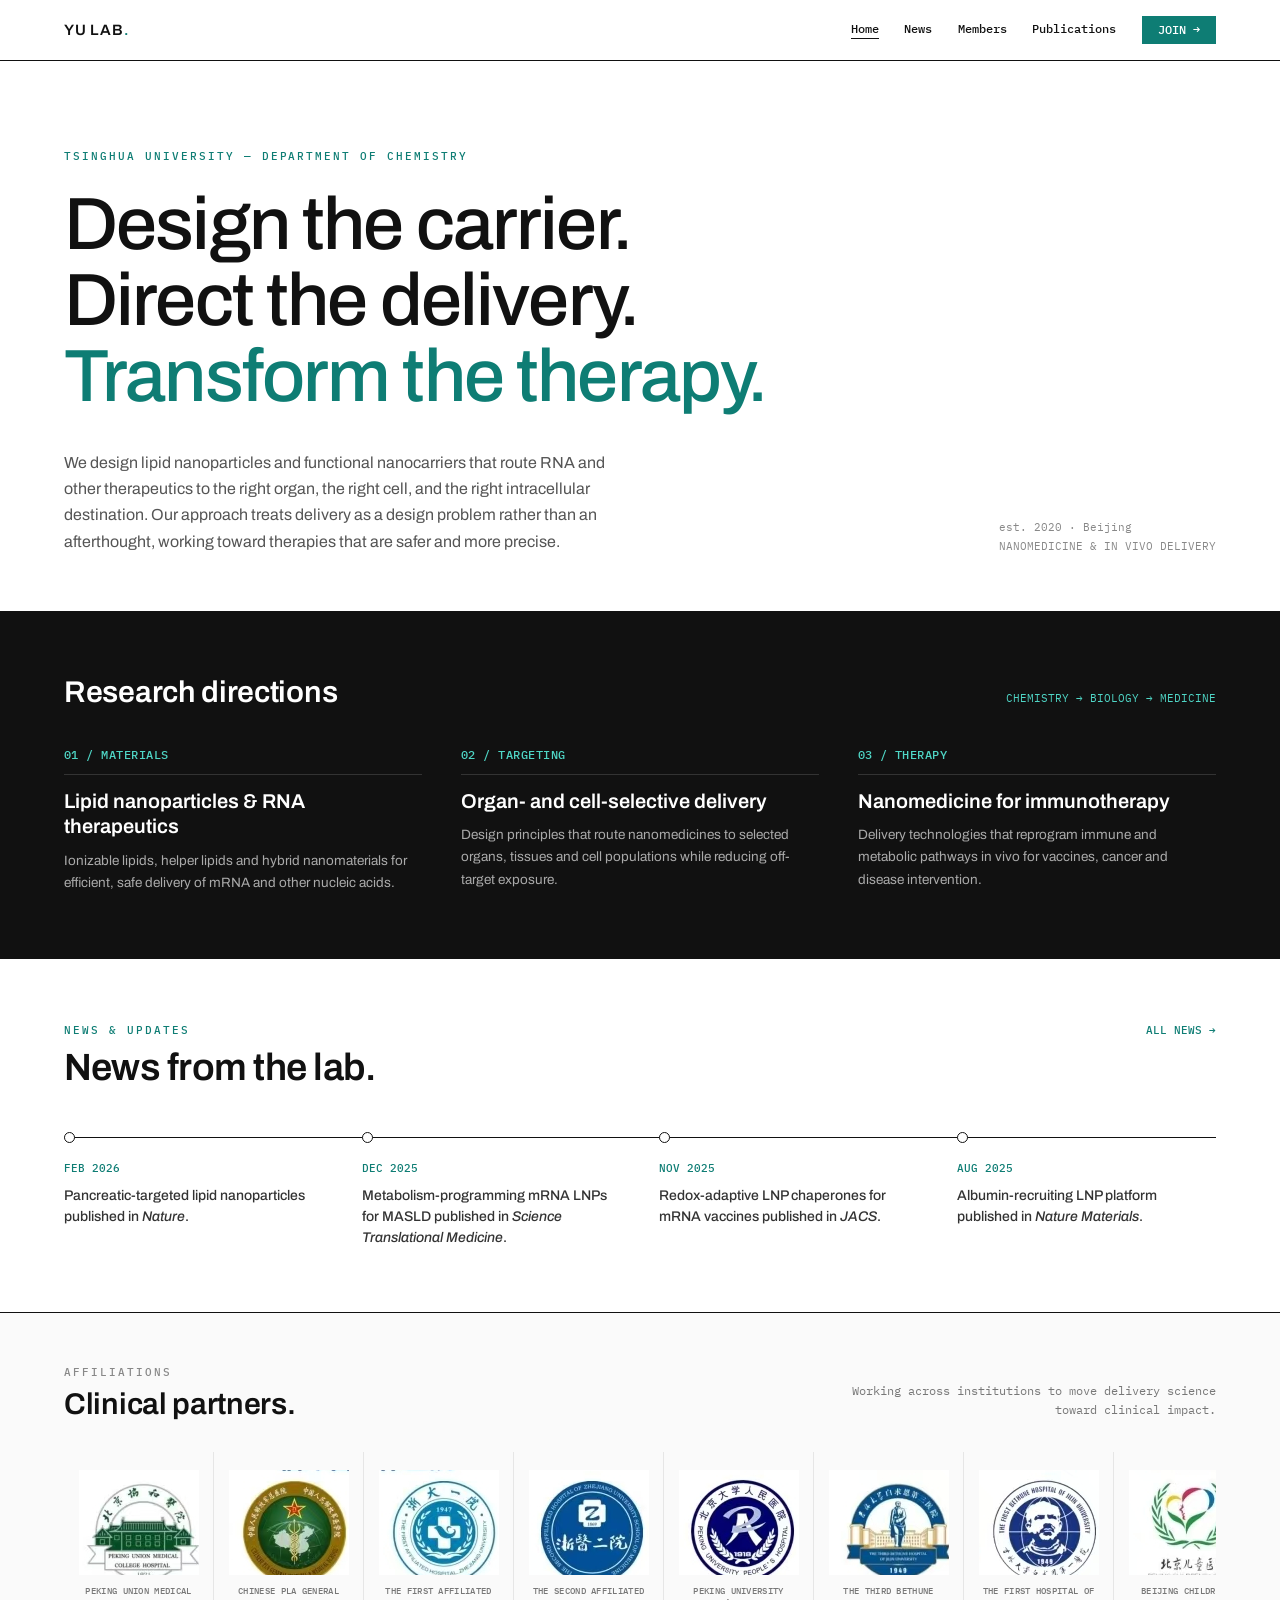
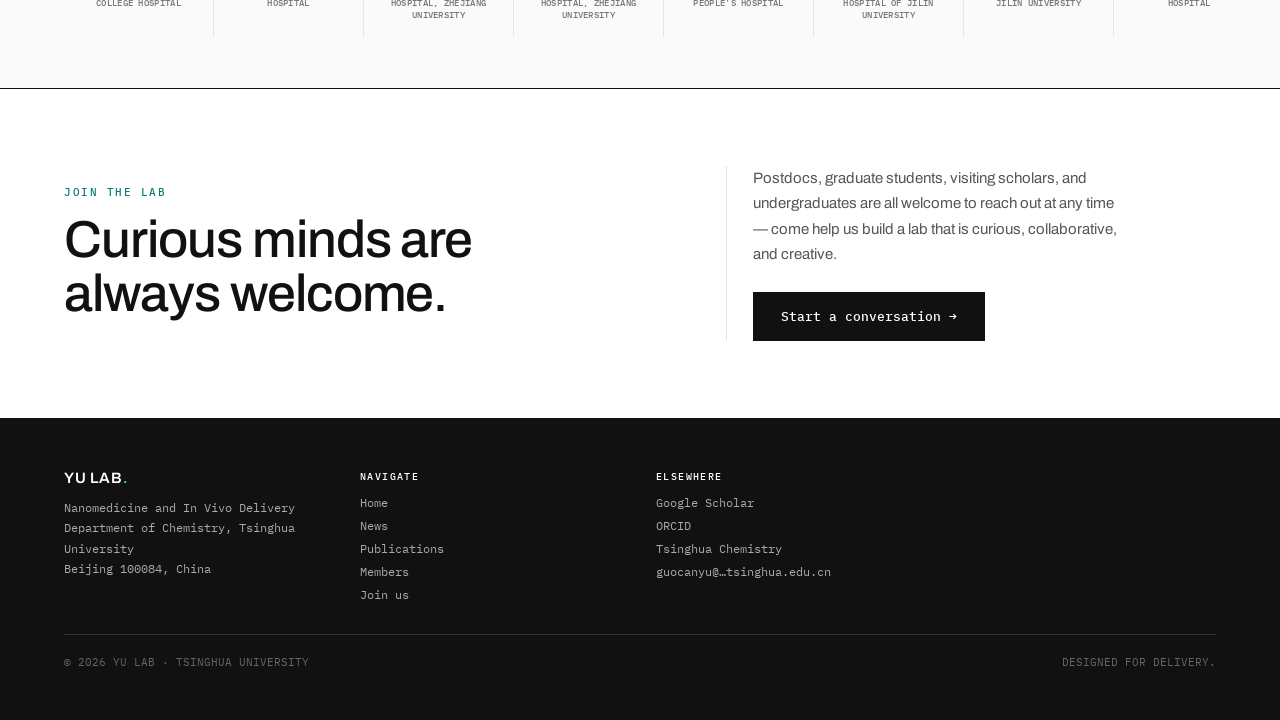
<file: index.html>
<!DOCTYPE html>
<html lang="en">
<head>
  <meta charset="utf-8">
  <meta name="viewport" content="width=device-width, initial-scale=1">
  <title>Yu Lab — Nanomedicine and In Vivo Delivery · Tsinghua University</title>
  <meta name="description" content="The Yu Lab at Tsinghua University develops lipid nanoparticles and functional nanocarriers for organ- and cell-selective delivery of RNA and other therapeutics.">
  <link rel="preconnect" href="https://fonts.googleapis.com">
  <link rel="preconnect" href="https://fonts.gstatic.com" crossorigin>
  <link href="https://fonts.googleapis.com/css2?family=Archivo:wght@400;500;600&family=IBM+Plex+Mono:wght@400;500&display=swap" rel="stylesheet">
  <link rel="stylesheet" href="styles.css">
</head>
<body>

  <!-- ===================== HEADER ===================== -->
  <header class="site-header">
    <a href="index.html" class="brand lk">YU LAB<span class="dot">.</span></a>
    <nav class="nav">
      <a href="index.html" class="active">Home</a>
      <a href="news.html">News</a>
      <a href="people.html">Members</a>
      <a href="publications.html">Publications</a>
      <a href="index.html#join" class="btn-join">JOIN &rarr;</a>
    </nav>
  </header>

  <main>
    <!-- hero -->
    <section class="hero">
      <div class="eyebrow" style="margin-bottom:24px">TSINGHUA UNIVERSITY — DEPARTMENT OF CHEMISTRY</div>
      <h1>Design the carrier.<br>Direct the delivery.<br><span class="accent">Transform the therapy.</span></h1>
      <div class="hero-sub">
        <p>We design lipid nanoparticles and functional nanocarriers that route RNA and other therapeutics to the right organ, the right cell, and the right intracellular destination. Our approach treats delivery as a design problem rather than an afterthought, working toward therapies that are safer and more precise.</p>
        <div class="hero-meta">est. 2020 · Beijing<br>NANOMEDICINE &amp; IN VIVO DELIVERY</div>
      </div>
    </section>

    <!-- research directions -->
    <section id="research" class="approach">
      <div class="row-head">
        <h2>Research directions</h2>
        <span class="mono-note">CHEMISTRY &rarr; BIOLOGY &rarr; MEDICINE</span>
      </div>
      <div class="grid-approach">
        <div class="appr">
          <div class="k">01 / MATERIALS</div>
          <div class="t">Lipid nanoparticles &amp; RNA therapeutics</div>
          <div class="d">Ionizable lipids, helper lipids and hybrid nanomaterials for efficient, safe delivery of mRNA and other nucleic acids.</div>
        </div>
        <div class="appr">
          <div class="k">02 / TARGETING</div>
          <div class="t">Organ- and cell-selective delivery</div>
          <div class="d">Design principles that route nanomedicines to selected organs, tissues and cell populations while reducing off-target exposure.</div>
        </div>
        <div class="appr">
          <div class="k">03 / THERAPY</div>
          <div class="t">Nanomedicine for immunotherapy</div>
          <div class="d">Delivery technologies that reprogram immune and metabolic pathways in vivo for vaccines, cancer and disease intervention.</div>
        </div>
      </div>
    </section>

    <!-- news timeline -->
    <section class="home-news" aria-labelledby="home-news-title">
      <div class="row-head home-news-head">
        <div>
          <div class="eyebrow">NEWS &amp; UPDATES</div>
          <h2 id="home-news-title">News from the lab.</h2>
        </div>
        <a href="news.html" class="link-full lk">ALL NEWS &rarr;</a>
      </div>
      <ol class="news-timeline">
        <li>
          <a href="news.html#nature-2026">
            <span class="timeline-dot" aria-hidden="true"></span>
            <time datetime="2026-02">FEB 2026</time>
            <p>Pancreatic-targeted lipid nanoparticles published in <em>Nature</em>.</p>
          </a>
        </li>
        <li>
          <a href="news.html#stm-2025">
            <span class="timeline-dot" aria-hidden="true"></span>
            <time datetime="2025-12">DEC 2025</time>
            <p>Metabolism-programming mRNA LNPs for MASLD published in <em>Science Translational Medicine</em>.</p>
          </a>
        </li>
        <li>
          <a href="news.html#jacs-2025">
            <span class="timeline-dot" aria-hidden="true"></span>
            <time datetime="2025-11">NOV 2025</time>
            <p>Redox-adaptive LNP chaperones for mRNA vaccines published in <em>JACS</em>.</p>
          </a>
        </li>
        <li>
          <a href="news.html#natmater-2025">
            <span class="timeline-dot" aria-hidden="true"></span>
            <time datetime="2025-08">AUG 2025</time>
            <p>Albumin-recruiting LNP platform published in <em>Nature Materials</em>.</p>
          </a>
        </li>
      </ol>
    </section>

    <!-- affiliations -->
    <section class="affiliations" aria-labelledby="affiliations-title">
      <div class="affiliations-head">
        <div>
          <div class="eyebrow">AFFILIATIONS</div>
          <h2 id="affiliations-title">Clinical partners.</h2>
        </div>
        <p>Working across institutions to move delivery science toward clinical impact.</p>
      </div>
      <div class="partner-strip" aria-label="Yu Lab clinical partner hospitals">
        <div class="partner">
          <span class="partner-mark partner-mark--1" aria-hidden="true"></span>
          <span class="partner-name">Peking Union Medical College Hospital</span>
        </div>
        <div class="partner">
          <span class="partner-mark partner-mark--2" aria-hidden="true"></span>
          <span class="partner-name">Chinese PLA General Hospital</span>
        </div>
        <div class="partner">
          <span class="partner-mark partner-mark--3" aria-hidden="true"></span>
          <span class="partner-name">The First Affiliated Hospital, Zhejiang University</span>
        </div>
        <div class="partner">
          <span class="partner-mark partner-mark--4" aria-hidden="true"></span>
          <span class="partner-name">The Second Affiliated Hospital, Zhejiang University</span>
        </div>
        <div class="partner">
          <span class="partner-mark partner-mark--5" aria-hidden="true"></span>
          <span class="partner-name">Peking University People&rsquo;s Hospital</span>
        </div>
        <div class="partner">
          <span class="partner-mark partner-mark--6" aria-hidden="true"></span>
          <span class="partner-name">The Third Bethune Hospital of Jilin University</span>
        </div>
        <div class="partner">
          <span class="partner-mark partner-mark--7" aria-hidden="true"></span>
          <span class="partner-name">The First Hospital of Jilin University</span>
        </div>
        <div class="partner">
          <span class="partner-mark partner-mark--8" aria-hidden="true"></span>
          <span class="partner-name">Beijing Children&rsquo;s Hospital</span>
        </div>
      </div>
    </section>

    <!-- join band -->
    <section id="join" class="join">
      <div>
        <div class="label">JOIN THE LAB</div>
        <h2>Curious minds are always welcome.</h2>
      </div>
      <div class="join-right">
        <p>Postdocs, graduate students, visiting scholars, and undergraduates are all welcome to reach out at any time — come help us build a lab that is curious, collaborative, and creative.</p>
        <a href="mailto:guocanyu@mail.tsinghua.edu.cn?subject=Yu%20Lab%20inquiry" class="cta">Start a conversation &rarr;</a>
      </div>
    </section>
  </main>

  <!-- ===================== FOOTER ===================== -->
  <footer class="site-footer">
    <div style="max-width:360px">
      <div class="f-brand">YU LAB<span class="dot">.</span></div>
      <div class="f-addr">Nanomedicine and In Vivo Delivery<br>Department of Chemistry, Tsinghua University<br>Beijing 100084, China</div>
    </div>
    <div>
      <div class="f-title">NAVIGATE</div>
      <div class="f-links">
        <a href="index.html" class="lk">Home</a>
        <a href="news.html" class="lk">News</a>
        <a href="publications.html" class="lk">Publications</a>
        <a href="people.html" class="lk">Members</a>
        <a href="index.html#join" class="lk">Join us</a>
      </div>
    </div>
    <div>
      <div class="f-title">ELSEWHERE</div>
      <div class="f-links">
        <a href="#" class="lk">Google Scholar</a>
        <a href="#" class="lk">ORCID</a>
        <a href="#" class="lk">Tsinghua Chemistry</a>
        <a href="mailto:guocanyu@mail.tsinghua.edu.cn" class="lk">guocanyu@&hellip;tsinghua.edu.cn</a>
      </div>
    </div>
    <div class="f-bottom">
      <span>© 2026 YU LAB · TSINGHUA UNIVERSITY</span>
      <span>DESIGNED FOR DELIVERY.</span>
    </div>
  </footer>

</body>
</html>
</file>
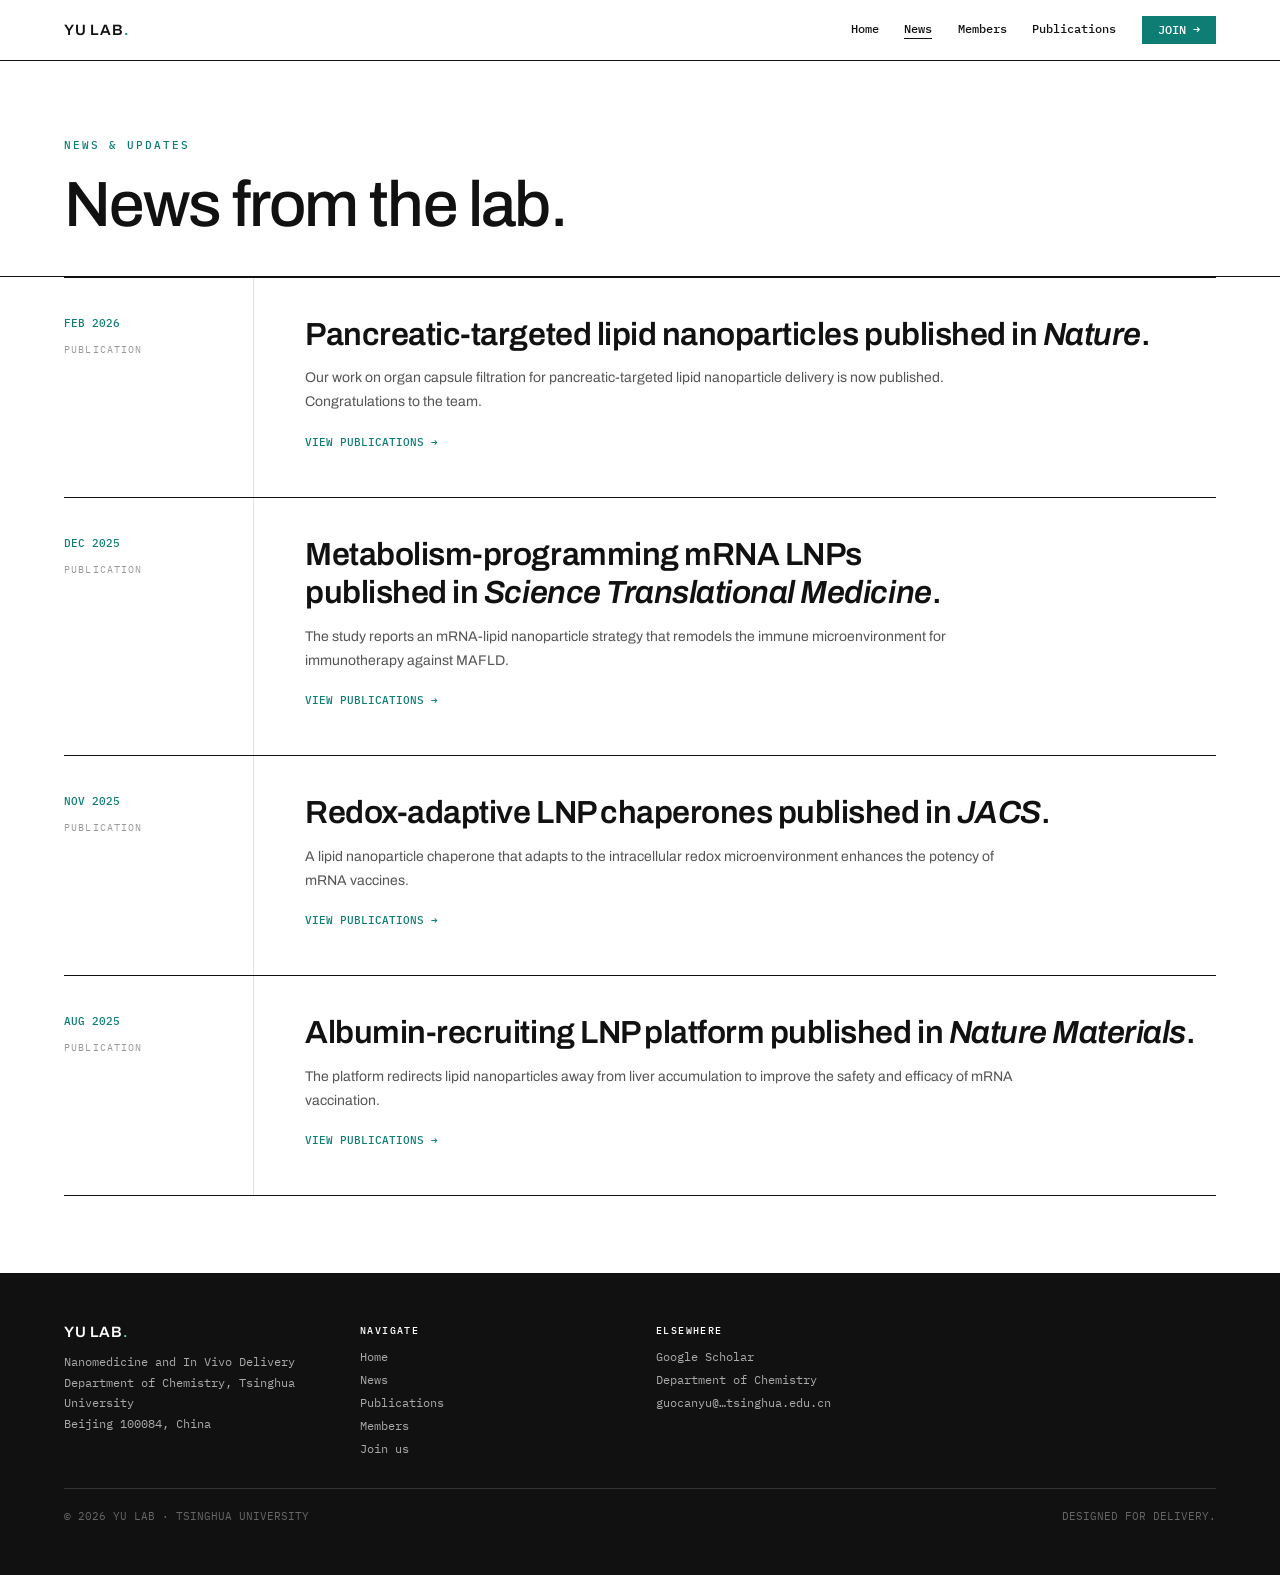
<file: news.html>
<!DOCTYPE html>
<html lang="en">
<head>
  <meta charset="utf-8">
  <meta name="viewport" content="width=device-width, initial-scale=1">
  <title>News — Yu Lab · Tsinghua University</title>
  <meta name="description" content="News, publications, and updates from the Yu Lab at Tsinghua University.">
  <link rel="preconnect" href="https://fonts.googleapis.com">
  <link rel="preconnect" href="https://fonts.gstatic.com" crossorigin>
  <link href="https://fonts.googleapis.com/css2?family=Archivo:wght@400;500;600&family=IBM+Plex+Mono:wght@400;500&display=swap" rel="stylesheet">
  <link rel="stylesheet" href="styles.css">
</head>
<body>

  <header class="site-header">
    <a href="index.html" class="brand lk">YU LAB<span class="dot">.</span></a>
    <nav class="nav">
      <a href="index.html">Home</a>
      <a href="news.html" class="active">News</a>
      <a href="people.html">Members</a>
      <a href="publications.html">Publications</a>
      <a href="index.html#join" class="btn-join">JOIN &rarr;</a>
    </nav>
  </header>

  <main>
    <section class="page-head">
      <div class="eyebrow">NEWS &amp; UPDATES</div>
      <h1>News from the lab.</h1>
    </section>

    <section class="news-archive" aria-label="Yu Lab news archive">
      <article class="news-entry" id="nature-2026">
        <div class="news-entry-meta">
          <time datetime="2026-02">FEB 2026</time>
          <span>PUBLICATION</span>
        </div>
        <div class="news-entry-body">
          <h2>Pancreatic-targeted lipid nanoparticles published in <em>Nature</em>.</h2>
          <p>Our work on organ capsule filtration for pancreatic-targeted lipid nanoparticle delivery is now published. Congratulations to the team.</p>
          <a href="publications.html" class="lk">VIEW PUBLICATIONS &rarr;</a>
        </div>
      </article>

      <article class="news-entry" id="stm-2025">
        <div class="news-entry-meta">
          <time datetime="2025-12">DEC 2025</time>
          <span>PUBLICATION</span>
        </div>
        <div class="news-entry-body">
          <h2>Metabolism-programming mRNA LNPs published in <em>Science Translational Medicine</em>.</h2>
          <p>The study reports an mRNA-lipid nanoparticle strategy that remodels the immune microenvironment for immunotherapy against MAFLD.</p>
          <a href="publications.html" class="lk">VIEW PUBLICATIONS &rarr;</a>
        </div>
      </article>

      <article class="news-entry" id="jacs-2025">
        <div class="news-entry-meta">
          <time datetime="2025-11">NOV 2025</time>
          <span>PUBLICATION</span>
        </div>
        <div class="news-entry-body">
          <h2>Redox-adaptive LNP chaperones published in <em>JACS</em>.</h2>
          <p>A lipid nanoparticle chaperone that adapts to the intracellular redox microenvironment enhances the potency of mRNA vaccines.</p>
          <a href="publications.html" class="lk">VIEW PUBLICATIONS &rarr;</a>
        </div>
      </article>

      <article class="news-entry" id="natmater-2025">
        <div class="news-entry-meta">
          <time datetime="2025-08">AUG 2025</time>
          <span>PUBLICATION</span>
        </div>
        <div class="news-entry-body">
          <h2>Albumin-recruiting LNP platform published in <em>Nature Materials</em>.</h2>
          <p>The platform redirects lipid nanoparticles away from liver accumulation to improve the safety and efficacy of mRNA vaccination.</p>
          <a href="publications.html" class="lk">VIEW PUBLICATIONS &rarr;</a>
        </div>
      </article>
    </section>
  </main>

  <footer class="site-footer">
    <div style="max-width:360px">
      <div class="f-brand">YU LAB<span class="dot">.</span></div>
      <div class="f-addr">Nanomedicine and In Vivo Delivery<br>Department of Chemistry, Tsinghua University<br>Beijing 100084, China</div>
    </div>
    <div>
      <div class="f-title">NAVIGATE</div>
      <div class="f-links">
        <a href="index.html" class="lk">Home</a>
        <a href="news.html" class="lk">News</a>
        <a href="publications.html" class="lk">Publications</a>
        <a href="people.html" class="lk">Members</a>
        <a href="index.html#join" class="lk">Join us</a>
      </div>
    </div>
    <div>
      <div class="f-title">ELSEWHERE</div>
      <div class="f-links">
        <a href="https://scholar.google.com/citations?user=6qP7mdIAAAAJ&amp;hl=en" class="lk" target="_blank" rel="noreferrer">Google Scholar</a>
        <a href="https://www.chem.tsinghua.edu.cn/chemen/index.htm" class="lk" target="_blank" rel="noreferrer">Department of Chemistry</a>
        <a href="mailto:guocanyu@mail.tsinghua.edu.cn" class="lk">guocanyu@&hellip;tsinghua.edu.cn</a>
      </div>
    </div>
    <div class="f-bottom">
      <span>© 2026 YU LAB · TSINGHUA UNIVERSITY</span>
      <span>DESIGNED FOR DELIVERY.</span>
    </div>
  </footer>

</body>
</html>
</file>
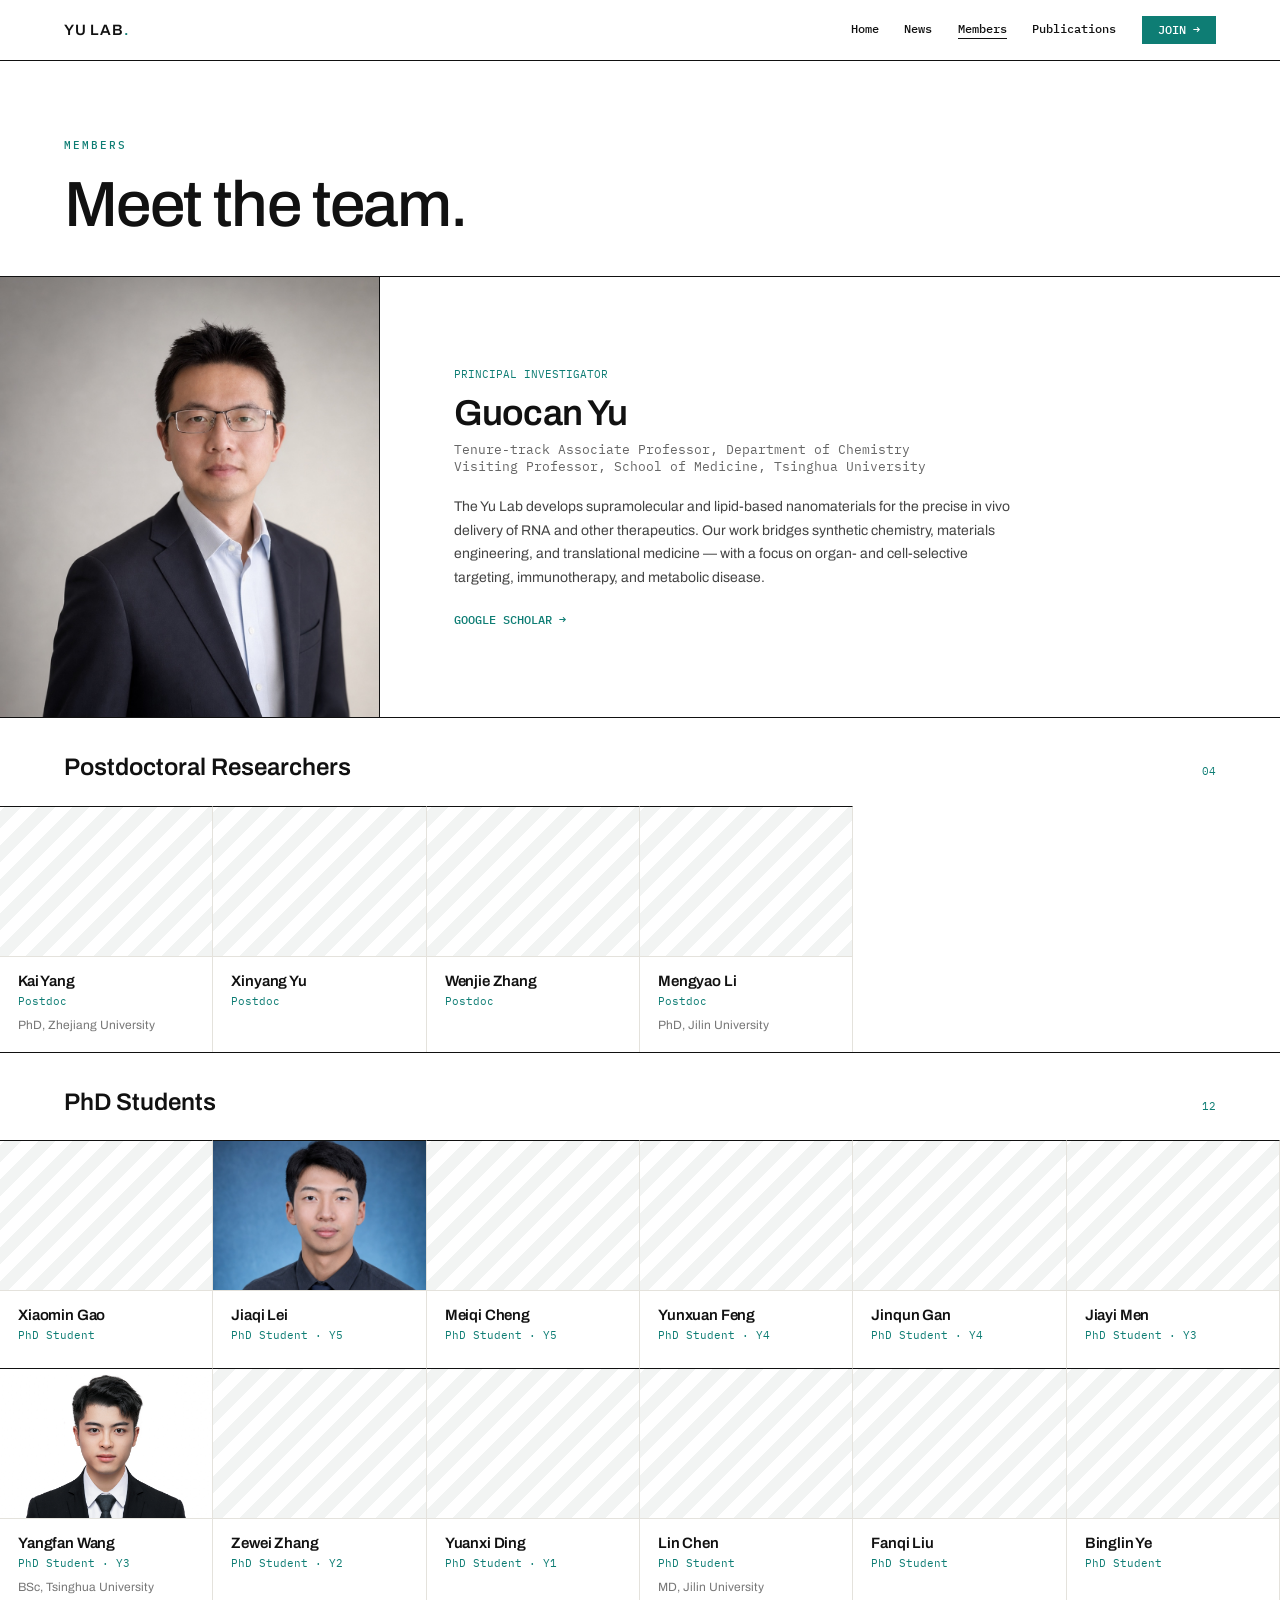
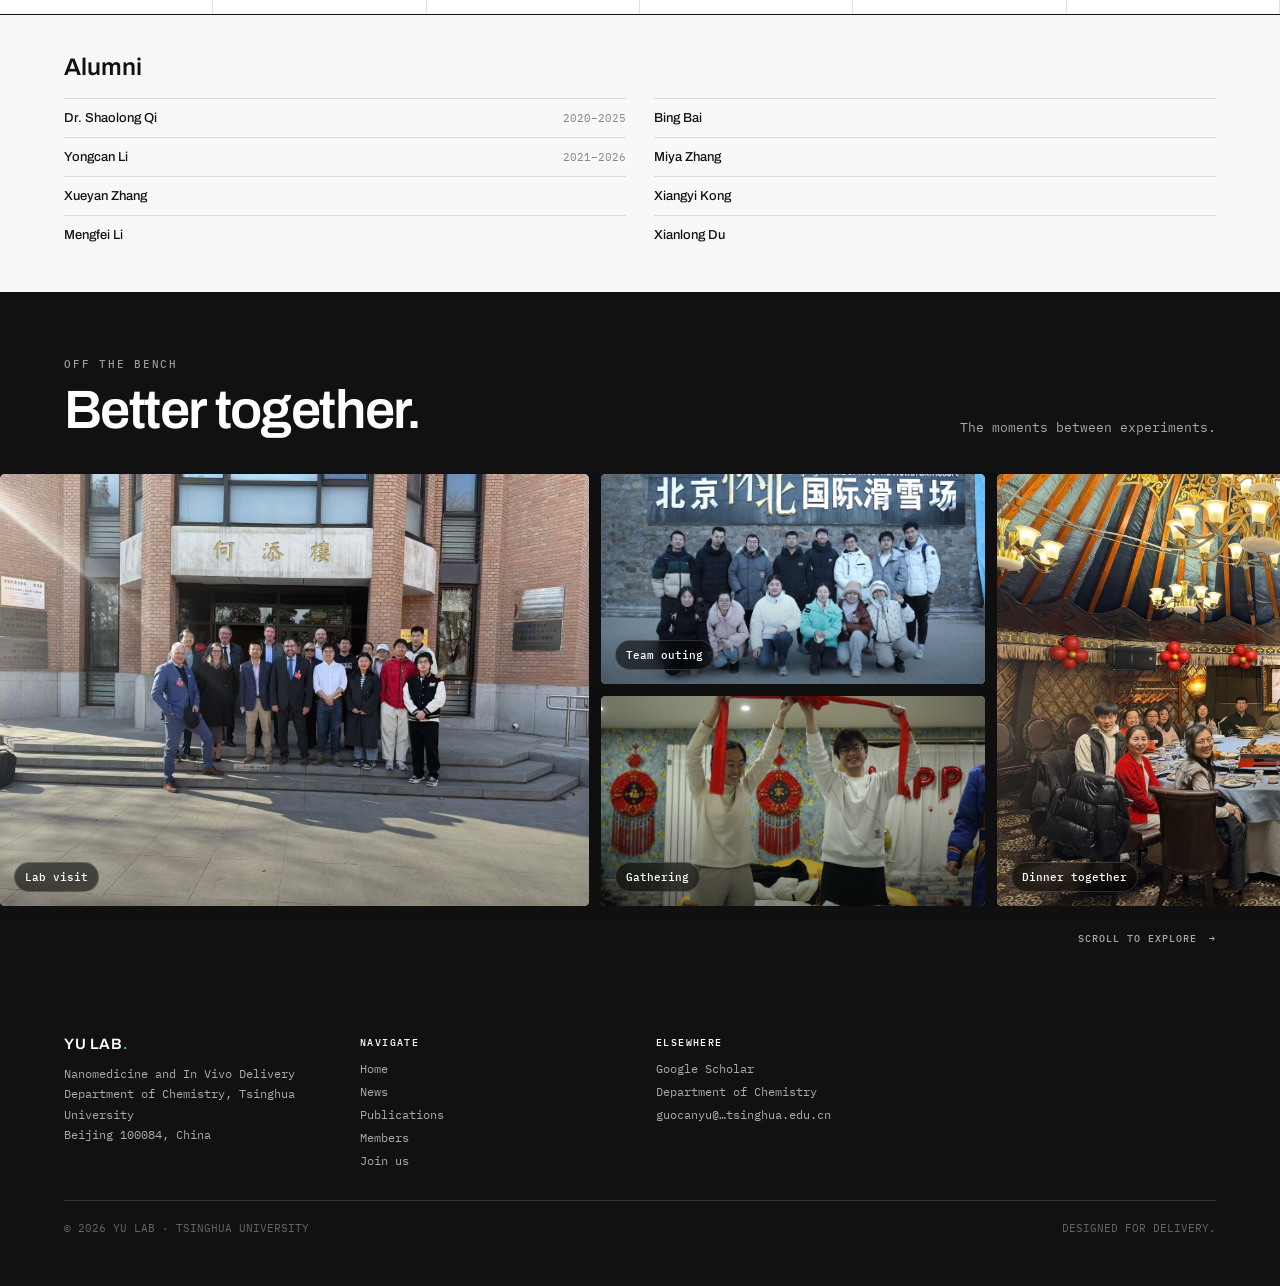
<file: people.html>
<!DOCTYPE html>
<html lang="en">
<head>
  <meta charset="utf-8">
  <meta name="viewport" content="width=device-width, initial-scale=1">
  <title>Members — Yu Lab · Tsinghua University</title>
  <meta name="description" content="Members of the Yu Lab: principal investigator, postdocs, PhD and Master's students, and alumni.">
  <link rel="preconnect" href="https://fonts.googleapis.com">
  <link rel="preconnect" href="https://fonts.gstatic.com" crossorigin>
  <link href="https://fonts.googleapis.com/css2?family=Archivo:wght@400;500;600&family=IBM+Plex+Mono:wght@400;500&display=swap" rel="stylesheet">
  <link rel="stylesheet" href="styles.css">
</head>
<body>

  <header class="site-header">
    <a href="index.html" class="brand lk">YU LAB<span class="dot">.</span></a>
    <nav class="nav">
      <a href="index.html">Home</a>
      <a href="news.html">News</a>
      <a href="people.html" class="active">Members</a>
      <a href="publications.html">Publications</a>
      <a href="index.html#join" class="btn-join">JOIN &rarr;</a>
    </nav>
  </header>

  <main>
    <section class="page-head">
      <div class="eyebrow">MEMBERS</div>
      <h1>Meet the team.</h1>
    </section>

    <!-- PI -->
    <section class="pi">
      <div class="portrait">
        <img src="assets/guocan-yu.jpg" width="996" height="1580" alt="Professor Guocan Yu" loading="eager">
      </div>
      <div class="info">
        <div class="pi-copy">
          <div class="role">PRINCIPAL INVESTIGATOR</div>
          <div class="name">Guocan Yu</div>
          <div class="affil">Tenure-track Associate Professor, Department of Chemistry<br>Visiting Professor, School of Medicine, Tsinghua University</div>
          <p class="bio">The Yu Lab develops supramolecular and lipid-based nanomaterials for the precise in vivo delivery of RNA and other therapeutics. Our work bridges synthetic chemistry, materials engineering, and translational medicine — with a focus on organ- and cell-selective targeting, immunotherapy, and metabolic disease.</p>
          <div class="links">
            <a href="https://scholar.google.com/citations?user=6qP7mdIAAAAJ&amp;hl=en" class="lk" target="_blank" rel="noreferrer">GOOGLE SCHOLAR &rarr;</a>
          </div>
        </div>
      </div>
    </section>

    <!-- Postdoctoral Researchers -->
    <section class="group">
      <div class="row-head">
        <h2>Postdoctoral Researchers</h2>
        <span class="mono-note">04</span>
      </div>
      <div class="people-grid">
        <div class="person"><div class="photo" aria-hidden="true"></div><div class="body"><div class="pname">Kai Yang</div><div class="prole">Postdoc</div><div class="pfocus">PhD, Zhejiang University</div></div></div>
        <div class="person"><div class="photo" aria-hidden="true"></div><div class="body"><div class="pname">Xinyang Yu</div><div class="prole">Postdoc</div><div class="pfocus"></div></div></div>
        <div class="person"><div class="photo" aria-hidden="true"></div><div class="body"><div class="pname">Wenjie Zhang</div><div class="prole">Postdoc</div><div class="pfocus"></div></div></div>
        <div class="person"><div class="photo" aria-hidden="true"></div><div class="body"><div class="pname">Mengyao Li</div><div class="prole">Postdoc</div><div class="pfocus">PhD, Jilin University</div></div></div>
      </div>
    </section>

    <!-- PhD Students -->
    <section class="group">
      <div class="row-head">
        <h2>PhD Students</h2>
        <span class="mono-note">12</span>
      </div>
      <div class="people-grid">
        <div class="person"><div class="photo" aria-hidden="true"></div><div class="body"><div class="pname">Xiaomin Gao</div><div class="prole">PhD Student</div><div class="pfocus"></div></div></div>
        <div class="person" id="jiaqi-lei"><div class="photo"><img src="assets/jiaqi-lei.jpg" width="1024" height="1536" alt="Jiaqi Lei, PhD Student" loading="lazy"></div><div class="body"><div class="pname">Jiaqi Lei</div><div class="prole">PhD Student · Y5</div><div class="pfocus"></div></div></div>
        <div class="person"><div class="photo" aria-hidden="true"></div><div class="body"><div class="pname">Meiqi Cheng</div><div class="prole">PhD Student · Y5</div><div class="pfocus"></div></div></div>
        <div class="person"><div class="photo" aria-hidden="true"></div><div class="body"><div class="pname">Yunxuan Feng</div><div class="prole">PhD Student · Y4</div><div class="pfocus"></div></div></div>
        <div class="person"><div class="photo" aria-hidden="true"></div><div class="body"><div class="pname">Jinqun Gan</div><div class="prole">PhD Student · Y4</div><div class="pfocus"></div></div></div>
        <div class="person"><div class="photo" aria-hidden="true"></div><div class="body"><div class="pname">Jiayi Men</div><div class="prole">PhD Student · Y3</div><div class="pfocus"></div></div></div>
        <div class="person" id="yangfan-wang"><div class="photo"><img src="assets/yangfan-wang.jpg" width="3146" height="3146" alt="Yangfan Wang, PhD Student" loading="lazy"></div><div class="body"><div class="pname">Yangfan Wang</div><div class="prole">PhD Student · Y3</div><div class="pfocus">BSc, Tsinghua University</div></div></div>
        <div class="person"><div class="photo" aria-hidden="true"></div><div class="body"><div class="pname">Zewei Zhang</div><div class="prole">PhD Student · Y2</div><div class="pfocus"></div></div></div>
        <div class="person"><div class="photo" aria-hidden="true"></div><div class="body"><div class="pname">Yuanxi Ding</div><div class="prole">PhD Student · Y1</div><div class="pfocus"></div></div></div>
        <div class="person"><div class="photo" aria-hidden="true"></div><div class="body"><div class="pname">Lin Chen</div><div class="prole">PhD Student</div><div class="pfocus">MD, Jilin University</div></div></div>
        <div class="person"><div class="photo" aria-hidden="true"></div><div class="body"><div class="pname">Fanqi Liu</div><div class="prole">PhD Student</div><div class="pfocus"></div></div></div>
        <div class="person"><div class="photo" aria-hidden="true"></div><div class="body"><div class="pname">Binglin Ye</div><div class="prole">PhD Student</div><div class="pfocus"></div></div></div>
      </div>
    </section>

    <!-- Alumni -->
    <section class="alumni">
      <h2>Alumni</h2>
      <div class="alumni-grid">
        <div class="alumni-column">
          <div class="alum"><span class="a-name">Dr. Shaolong Qi</span><span class="a-now">2020–2025</span></div>
          <div class="alum"><span class="a-name">Yongcan Li</span><span class="a-now">2021–2026</span></div>
          <div class="alum"><span class="a-name">Xueyan Zhang</span></div>
          <div class="alum"><span class="a-name">Mengfei Li</span></div>
        </div>
        <div class="alumni-column">
          <div class="alum"><span class="a-name">Bing Bai</span></div>
          <div class="alum"><span class="a-name">Miya Zhang</span></div>
          <div class="alum"><span class="a-name">Xiangyi Kong</span></div>
          <div class="alum"><span class="a-name">Xianlong Du</span></div>
        </div>
      </div>
    </section>

    <!-- Life beyond the bench -->
    <section class="lab-life" aria-labelledby="lab-life-title">
      <div class="life-head">
        <div>
          <div class="life-eyebrow">OFF THE BENCH</div>
          <h2 id="lab-life-title">Better together.</h2>
        </div>
        <p>The moments between experiments.</p>
      </div>
      <div class="life-scroller" tabindex="0" aria-label="Yu Lab life photo gallery">
        <div class="life-mosaic">
          <figure class="life-card life-card--visit">
            <img src="assets/life/lab-visit.jpg" width="1800" height="1349" alt="Yu Lab members and visitors outside He Tian Building" loading="lazy">
            <figcaption>Lab visit</figcaption>
          </figure>
          <figure class="life-card life-card--outing">
            <img src="assets/life/team-outing.jpg" width="1800" height="1350" alt="Yu Lab team outing at Beijing Huaibei International Ski Resort" loading="lazy">
            <figcaption>Team outing</figcaption>
          </figure>
          <figure class="life-card life-card--gathering">
            <img src="assets/life/gathering.jpg" width="1800" height="1350" alt="Yu Lab members enjoying a festive gathering" loading="lazy">
            <figcaption>Gathering</figcaption>
          </figure>
          <figure class="life-card life-card--dinner">
            <img src="assets/life/dinner-together.jpg" width="1800" height="1350" alt="Yu Lab members gathered around the table for dinner" loading="lazy">
            <figcaption>Dinner together</figcaption>
          </figure>
          <figure class="life-card life-card--dinner-spread">
            <img src="assets/life/dinner-spread.jpg" width="1800" height="1350" alt="A shared dinner spread at a Yu Lab gathering" loading="lazy">
            <figcaption>Dinner together</figcaption>
          </figure>
          <figure class="life-card life-card--seminar-one">
            <img src="assets/life/research-seminar-1.jpg" width="1800" height="1018" alt="A Yu Lab member presenting at a research seminar" loading="lazy">
            <figcaption>Research seminar</figcaption>
          </figure>
          <figure class="life-card life-card--seminar-two">
            <img src="assets/life/research-seminar-2.jpg" width="1800" height="1096" alt="A Yu Lab member presenting at a research seminar" loading="lazy">
            <figcaption>Research seminar</figcaption>
          </figure>
          <figure class="life-card life-card--conference">
            <img src="assets/life/conference.jpg" width="1800" height="1350" alt="Group photo at an international calixarene and cucurbituril conference" loading="lazy">
            <figcaption>Conference</figcaption>
          </figure>
        </div>
      </div>
      <div class="life-scroll-note" aria-hidden="true"><span>SCROLL TO EXPLORE</span><span>&rarr;</span></div>
    </section>
  </main>

  <footer class="site-footer">
    <div style="max-width:360px">
      <div class="f-brand">YU LAB<span class="dot">.</span></div>
      <div class="f-addr">Nanomedicine and In Vivo Delivery<br>Department of Chemistry, Tsinghua University<br>Beijing 100084, China</div>
    </div>
    <div>
      <div class="f-title">NAVIGATE</div>
      <div class="f-links">
        <a href="index.html" class="lk">Home</a>
        <a href="news.html" class="lk">News</a>
        <a href="publications.html" class="lk">Publications</a>
        <a href="people.html" class="lk">Members</a>
        <a href="index.html#join" class="lk">Join us</a>
      </div>
    </div>
    <div>
      <div class="f-title">ELSEWHERE</div>
      <div class="f-links">
        <a href="https://scholar.google.com/citations?user=6qP7mdIAAAAJ&amp;hl=en" class="lk" target="_blank" rel="noreferrer">Google Scholar</a>
        <a href="https://www.chem.tsinghua.edu.cn/chemen/index.htm" class="lk" target="_blank" rel="noreferrer">Department of Chemistry</a>
        <a href="mailto:guocanyu@mail.tsinghua.edu.cn" class="lk">guocanyu@&hellip;tsinghua.edu.cn</a>
      </div>
    </div>
    <div class="f-bottom">
      <span>© 2026 YU LAB · TSINGHUA UNIVERSITY</span>
      <span>DESIGNED FOR DELIVERY.</span>
    </div>
  </footer>

</body>
</html>
</file>
<file: styles.css>
/* =========================================================
   YU LAB — site styles
   Colours you'll most likely want to change:
     --teal   : brand accent (headings dot, labels, links)
     --ink    : near-black text / borders
   Fonts: Archivo (display) + IBM Plex Mono (labels), from Google Fonts.
   ========================================================= */

:root {
  --teal: #0e7d74;
  --teal-light: #4fd6c6;
  --ink: #111;
  --line: #e4e2dc;
  --line-soft: #d8dcdb;
  --panel: #f7f8f8;
  --mono: 'IBM Plex Mono', ui-monospace, monospace;
  --disp: 'Archivo', -apple-system, BlinkMacSystemFont, sans-serif;
  --hatch: repeating-linear-gradient(-45deg, #f2f4f3 0 16px, #fff 16px 32px);
}

* { margin: 0; padding: 0; box-sizing: border-box; }
html { scroll-behavior: smooth; }
body { font-family: var(--disp); color: var(--ink); background: #fff; -webkit-font-smoothing: antialiased; }
a { color: inherit; text-decoration: none; }

/* underline-on-hover links */
.lk { position: relative; }
.lk::after { content: ""; position: absolute; left: 0; bottom: -2px; height: 1px; width: 0; background: currentColor; transition: width .2s ease; }
.lk:hover::after { width: 100%; }

/* ---------- header ---------- */
.site-header {
  position: sticky; top: 0; z-index: 50;
  display: flex; align-items: center; justify-content: space-between;
  gap: 16px; flex-wrap: wrap;
  padding: 16px clamp(20px, 5vw, 64px);
  border-bottom: 1px solid var(--ink);
  background: rgba(255,255,255,.92); backdrop-filter: blur(8px);
}
.brand { font: 600 15px var(--disp); letter-spacing: .05em; }
.brand .dot { color: var(--teal); }
.nav { display: flex; gap: clamp(14px, 2vw, 26px); flex-wrap: wrap; align-items: center; }
.nav a { font: 500 12px var(--mono); color: var(--ink); padding-bottom: 3px; white-space: nowrap; position: relative; }
.nav a.active::after { content: ""; position: absolute; left: 0; right: 0; bottom: 0; height: 1px; background: var(--ink); }
.nav a.btn-join { font: 500 12px var(--mono); color: #fff; background: var(--teal); padding: 8px 16px; white-space: nowrap; display: inline-flex; align-items: center; line-height: 1; }
.nav a.btn-join::after { content: none; }

/* ---------- generic section ---------- */
.sec { border-bottom: 1px solid var(--ink); }
.pad { padding: clamp(28px, 4vw, 44px) clamp(20px, 5vw, 64px); }
.eyebrow { font: 500 11px var(--mono); color: var(--teal); letter-spacing: .18em; margin-bottom: 20px; }
.row-head { display: flex; justify-content: space-between; align-items: baseline; flex-wrap: wrap; gap: 12px; }
.mono-note { font: 400 11px var(--mono); color: var(--teal); }

/* ---------- hero ---------- */
.hero { padding: clamp(48px,7vw,88px) clamp(20px,5vw,64px) clamp(40px,5vw,56px); border-bottom: 1px solid var(--ink); }
.hero h1 { font: 500 clamp(34px,6.2vw,74px)/1.03 var(--disp); letter-spacing: -.025em; max-width: 1100px; }
.hero h1 .accent { color: var(--teal); }
.hero-sub { display: flex; justify-content: space-between; align-items: flex-end; gap: 32px; flex-wrap: wrap; margin-top: 34px; }
.hero-sub p { max-width: 560px; font: 400 clamp(14px,1.6vw,16px)/1.65 var(--disp); color: #555; }
.hero-meta { font: 400 11px/1.7 var(--mono); color: #888; white-space: nowrap; }

.page-head { padding: clamp(44px,6vw,80px) clamp(20px,5vw,64px) clamp(28px,3vw,40px); border-bottom: 1px solid var(--ink); }
.page-head h1 { font: 500 clamp(34px,5.6vw,64px)/1.03 var(--disp); letter-spacing: -.025em; }

/* ---------- full-bleed figure ---------- */
.figure { position: relative; height: clamp(220px,34vw,380px); border-bottom: 1px solid var(--ink); background: #fff; display: flex; align-items: center; justify-content: center; overflow: hidden; }
.figure-img { width: 100%; height: 100%; object-fit: contain; object-position: center; display: block; }
.figure .tag { font: 400 12px var(--mono); color: var(--teal); background: #fff; border: 1px solid var(--ink); padding: 8px 14px; }
.figure .cap { position: absolute; left: clamp(20px,5vw,64px); bottom: 16px; font: 400 10.5px var(--mono); color: var(--ink); }

/* ---------- stats ---------- */
.stats { display: grid; grid-template-columns: repeat(auto-fit, minmax(150px, 1fr)); border-bottom: 1px solid var(--ink); }
.stat { padding: 26px clamp(20px,3vw,30px); border-right: 1px solid var(--line); }
.stat .n { font: 500 clamp(26px,3.4vw,32px)/1 var(--disp); }
.stat .l { font: 400 10.5px var(--mono); color: var(--teal); letter-spacing: .08em; margin-top: 8px; }

/* ---------- research areas ---------- */
.grid-areas { display: grid; grid-template-columns: repeat(auto-fit, minmax(280px, 1fr)); margin-top: clamp(20px,3vw,32px); }
.area { padding: clamp(26px,3vw,36px) clamp(24px,3vw,34px); border-top: 1px solid var(--ink); border-right: 1px solid var(--line); min-height: 220px; }
.area .num { font: 400 11px var(--mono); color: var(--teal); margin-bottom: 16px; }
.area .t { font: 600 clamp(18px,2.2vw,22px)/1.2 var(--disp); letter-spacing: -.01em; margin-bottom: 12px; }
.area .d { font: 400 13px/1.65 var(--disp); color: #666; }

/* ---------- approach (dark band) ---------- */
.approach { padding: clamp(40px,5vw,64px) clamp(20px,5vw,64px); border-bottom: 1px solid var(--ink); background: var(--ink); color: #fff; }
.approach .mono-note { color: var(--teal-light); }
.grid-approach { display: grid; grid-template-columns: repeat(auto-fit, minmax(220px, 1fr)); gap: clamp(24px,3vw,48px); margin-top: clamp(28px,3vw,40px); }
.approach h2, .sec h2 { font: 600 clamp(22px,3vw,30px) var(--disp); letter-spacing: -.01em; }
.appr .k { font: 500 12px var(--mono); color: var(--teal-light); letter-spacing: .04em; margin-bottom: 14px; padding-bottom: 12px; border-bottom: 1px solid #333; }
.appr .t { font: 600 clamp(17px,1.9vw,20px)/1.28 var(--disp); margin-bottom: 10px; }
.appr .d { font: 400 13.5px/1.65 var(--disp); color: #aaa; }

/* ---------- home news timeline ---------- */
.home-news { padding: clamp(36px,5vw,64px) clamp(20px,5vw,64px); border-bottom: 1px solid var(--ink); }
.home-news-head { margin-bottom: clamp(28px,4vw,44px); }
.home-news .eyebrow { margin-bottom: 10px; }
.home-news h2 { font: 600 clamp(24px,3.4vw,38px) var(--disp); letter-spacing: -.02em; }
.link-full { font: 500 11px var(--mono); color: var(--teal); }
.news-timeline {
  position: relative; display: grid; grid-template-columns: repeat(4, minmax(0,1fr));
  gap: clamp(18px,3vw,44px); list-style: none;
}
.news-timeline::before {
  content: ""; position: absolute; z-index: 0; top: 5px; left: 0;
  right: 0; height: 1px; background: var(--ink);
}
.news-timeline li { min-width: 0; }
.news-timeline a { display: block; }
.timeline-dot {
  position: relative; z-index: 1; display: block; width: 11px; height: 11px;
  margin-bottom: 18px; border: 1px solid var(--ink); border-radius: 50%; background: #fff;
  transition: background .2s ease, border-color .2s ease;
}
.news-timeline time { display: block; margin-bottom: 10px; font: 500 10.5px var(--mono); color: var(--teal); }
.news-timeline p { max-width: 270px; font: 500 14px/1.5 var(--disp); color: #333; text-wrap: pretty; }
.news-timeline a:hover .timeline-dot { border-color: var(--teal); background: var(--teal); }
.news-timeline a:hover p { color: var(--teal); }

/* ---------- news archive ---------- */
.news-archive { padding: 0 clamp(20px,5vw,64px) clamp(48px,6vw,80px); }
.news-entry {
  display: grid; grid-template-columns: minmax(130px,190px) minmax(0,1fr);
  border-bottom: 1px solid var(--ink); scroll-margin-top: 92px;
}
.news-entry:first-child { border-top: 1px solid var(--ink); }
.news-entry-meta { padding: clamp(26px,3vw,38px) 24px clamp(30px,4vw,48px) 0; border-right: 1px solid var(--line); }
.news-entry-meta time { display: block; margin-bottom: 9px; font: 500 11px var(--mono); color: var(--teal); }
.news-entry-meta span { font: 400 9.5px var(--mono); color: #999; letter-spacing: .12em; }
.news-entry-body { padding: clamp(26px,3vw,38px) 0 clamp(30px,4vw,48px) clamp(24px,4vw,56px); }
.news-entry-body h2 { max-width: 900px; margin-bottom: 12px; font: 600 clamp(20px,2.8vw,32px)/1.2 var(--disp); letter-spacing: -.015em; text-wrap: balance; }
.news-entry-body p { max-width: 720px; margin-bottom: 18px; font: 400 14px/1.7 var(--disp); color: #555; }
.news-entry-body a { font: 500 10.5px var(--mono); color: var(--teal); }

/* ---------- join band ---------- */
.join { padding: clamp(48px,6vw,84px) clamp(20px,5vw,64px); border-bottom: 1px solid var(--ink); display: grid; grid-template-columns: 1.1fr 0.9fr; gap: clamp(32px,5vw,72px); align-items: center; }
.join .label { font: 500 11px var(--mono); color: var(--teal); letter-spacing: .14em; margin-bottom: 14px; }
.join h2 { font: 500 clamp(28px,4.4vw,52px)/1.05 var(--disp); letter-spacing: -.02em; max-width: 560px; text-wrap: balance; }
.join-right { max-width: 440px; padding-left: clamp(0px,2vw,28px); border-left: 1px solid var(--line); }
.join-right p { font: 400 clamp(13px,1.5vw,15px)/1.7 var(--disp); color: #555; margin-bottom: 24px; text-wrap: pretty; }
.join a.cta { display: inline-flex; align-items: center; font: 500 13px var(--mono); color: #fff; background: var(--ink); padding: 16px 28px; white-space: nowrap; }
@media (max-width: 820px) {
  .join { grid-template-columns: 1fr; }
  .join-right { border-left: none; padding-left: 0; }
}

/* ---------- affiliations band ---------- */
.affiliations { padding: clamp(34px,4vw,52px) clamp(20px,5vw,64px); border-bottom: 1px solid var(--ink); background: #fafafa; }
.affiliations-head { display: flex; align-items: flex-end; justify-content: space-between; gap: 28px; margin-bottom: clamp(22px,3vw,32px); }
.affiliations .eyebrow { margin-bottom: 9px; color: #888; }
.affiliations h2 { font: 600 clamp(22px,3vw,30px) var(--disp); letter-spacing: -.01em; }
.affiliations-head p { max-width: 390px; font: 400 12px/1.6 var(--mono); color: #777; text-align: right; }
.partner-strip {
  display: grid; grid-template-columns: repeat(8, minmax(150px,1fr));
  overflow-x: auto;
  scrollbar-width: thin; scrollbar-color: #aaa #eee;
}
.partner-strip::-webkit-scrollbar { height: 6px; }
.partner-strip::-webkit-scrollbar-track { background: #eee; }
.partner-strip::-webkit-scrollbar-thumb { background: #aaa; }
.partner {
  min-width: 150px; padding: 18px 12px 16px; border-right: .5px solid rgba(0,0,0,.08);
  display: flex; flex-direction: column; align-items: center; gap: 10px;
}
.partner:last-child { border-right: 0; }
.partner-mark {
  display: block; flex: 0 0 auto; width: 120px; height: 105px;
  background-image: url("assets/affiliations/clinical-partners.jpg");
  background-repeat: no-repeat; background-size: 514px 282px;
  filter: none; opacity: 1; mix-blend-mode: normal;
}
.partner-mark--1 { background-position: -3px -45px; }
.partner-mark--2 { background-position: -130px -45px; }
.partner-mark--3 { background-position: -256px -45px; }
.partner-mark--4 { background-position: -384px -45px; }
.partner-mark--5 { background-position: -3px -163px; }
.partner-mark--6 { background-position: -130px -163px; }
.partner-mark--7 { background-position: -256px -163px; }
.partner-mark--8 { background-position: -384px -163px; }
.partner-name {
  min-height: 3.8em; font: 500 9px/1.35 var(--mono); color: #777;
  letter-spacing: .035em; text-align: center; text-transform: uppercase;
}

/* ---------- people ---------- */
.pi { display: grid; grid-template-columns: minmax(300px, 380px) minmax(0, 1fr); border-bottom: 1px solid var(--ink); }
.pi .portrait { position: relative; overflow: hidden; border-right: 1px solid var(--ink); height: 440px; background: var(--hatch); display: flex; align-items: center; justify-content: center; }
.pi .portrait span { font: 400 11px var(--mono); color: var(--teal); border: 1px solid var(--ink); background: #fff; padding: 7px 12px; }
.pi .portrait img { position: absolute; inset: 0; width: 100%; height: 100%; object-fit: cover; object-position: center 28%; display: block; }
.person .photo img { width: 100%; height: 100%; object-fit: cover; object-position: center 22%; display: block; }
.pi .info { padding: clamp(28px,4vw,48px) clamp(20px,4vw,48px); display: flex; flex-direction: column; justify-content: center; }
.pi .pi-copy { width: min(100%, 820px); margin: 0 auto; transform: translateX(clamp(18px,2vw,32px)); }
.pi .role { font: 400 11px var(--mono); color: var(--teal); margin-bottom: 14px; }
.pi .name { font: 600 clamp(26px,3.2vw,36px)/1.05 var(--disp); letter-spacing: -.02em; }
.pi .affil { font: 400 13px var(--mono); color: #666; margin: 8px 0 20px; }
.pi .bio { max-width: 560px; font: 400 14px/1.7 var(--disp); color: #444; margin-bottom: 22px; }
.pi .links { display: flex; gap: 18px; flex-wrap: wrap; font: 500 12px var(--mono); color: var(--teal); }

.group { border-bottom: 1px solid var(--ink); }
.group .row-head { padding: clamp(24px,3vw,36px) clamp(20px,5vw,64px) 0; }
.group h2 { font: 600 clamp(18px,2.4vw,24px) var(--disp); }
.people-grid { display: grid; grid-template-columns: repeat(auto-fill, minmax(190px, 1fr)); margin-top: clamp(18px,2vw,26px); }
.person { border-top: 1px solid var(--ink); border-right: 1px solid var(--line); padding-bottom: 18px; }
.person .photo { height: 150px; background: repeating-linear-gradient(-45deg,#f2f4f3 0 12px,#fff 12px 24px); display: flex; align-items: center; justify-content: center; border-bottom: 1px solid var(--line); }
.person .photo span { font: 400 9px var(--mono); color: #9aa3a1; }
.person .body { padding: 16px 18px 0; }
.person .pname { font: 600 15px var(--disp); letter-spacing: -.01em; }
.person .prole { font: 400 11px var(--mono); color: var(--teal); margin: 5px 0 8px; }
.person .pfocus { font: 400 12px/1.5 var(--disp); color: #777; }

.alumni { padding: clamp(28px,3vw,44px) clamp(20px,5vw,64px); border-bottom: 1px solid var(--ink); background: var(--panel); }
.alumni h2 { font: 600 clamp(18px,2.4vw,24px) var(--disp); margin-bottom: 18px; }
.alumni-grid { display: grid; grid-template-columns: repeat(auto-fit, minmax(240px, 1fr)); gap: 2px 28px; }
.alum { display: flex; justify-content: space-between; gap: 12px; padding: 12px 0; border-top: 1px solid var(--line-soft); }
.alum .a-name { font: 500 13px var(--disp); }
.alum .a-now { font: 400 11px var(--mono); color: #888; text-align: right; }

/* ---------- life beyond the bench ---------- */
.lab-life {
  padding: clamp(40px,5vw,68px) 0 clamp(26px,3vw,40px);
  border-bottom: 1px solid var(--ink);
  background: var(--ink); color: #fff;
}
.life-head {
  display: flex; align-items: flex-end; justify-content: space-between; gap: 28px;
  padding: 0 clamp(20px,5vw,64px) clamp(24px,3vw,36px);
}
.life-eyebrow { font: 500 11px var(--mono); color: #999; letter-spacing: .16em; margin-bottom: 12px; }
.life-head h2 { font: 600 clamp(30px,4.5vw,54px)/1.02 var(--disp); letter-spacing: -.03em; }
.life-head p { max-width: 300px; font: 400 13px/1.55 var(--mono); color: #aaa; text-align: right; }
.life-scroller {
  overflow-x: auto; overscroll-behavior-inline: contain; scroll-snap-type: x proximity;
  padding: 0 clamp(20px,5vw,64px) 14px;
  scrollbar-width: thin; scrollbar-color: #777 rgba(255,255,255,.1);
}
.life-scroller:focus-visible { outline: 2px solid var(--teal); outline-offset: -2px; }
.life-scroller::-webkit-scrollbar { height: 8px; }
.life-scroller::-webkit-scrollbar-track { background: rgba(255,255,255,.1); border-radius: 99px; }
.life-scroller::-webkit-scrollbar-thumb { background: #777; border-radius: 99px; }
.life-mosaic {
  display: grid;
  grid-template-columns:
    clamp(440px,46vw,680px) clamp(280px,30vw,430px) clamp(440px,46vw,680px)
    clamp(280px,30vw,430px) clamp(440px,46vw,680px) clamp(440px,46vw,680px);
  grid-template-rows: 210px 210px;
  gap: 12px; width: max-content; min-width: 100%;
}
.life-card {
  position: relative; overflow: hidden; margin: 0; border-radius: 5px;
  background: #d8d8d5; scroll-snap-align: start; box-shadow: 0 10px 30px rgba(0,0,0,.08);
}
.life-card::after {
  content: ""; position: absolute; inset: 50% 0 0;
  background: linear-gradient(to bottom, transparent, rgba(0,0,0,.38)); pointer-events: none;
}
.life-card img {
  position: absolute; inset: 0; display: block; width: 100%; height: 100%;
  object-fit: cover; filter: saturate(.92) contrast(.97) brightness(1.02);
}
.life-card--visit { grid-column: 1; grid-row: 1 / span 2; }
.life-card--outing { grid-column: 2; grid-row: 1; }
.life-card--gathering { grid-column: 2; grid-row: 2; }
.life-card--dinner { grid-column: 3; grid-row: 1 / span 2; }
.life-card--dinner-spread { grid-column: 4; grid-row: 1; }
.life-card--seminar-one { grid-column: 4; grid-row: 2; }
.life-card--seminar-two { grid-column: 5; grid-row: 1 / span 2; }
.life-card--conference { grid-column: 6; grid-row: 1 / span 2; }
.life-card--visit img { object-position: center 45%; }
.life-card--outing img { object-position: center 57%; }
.life-card--gathering img { object-position: center 47%; }
.life-card--dinner img { object-position: center 66%; }
.life-card--dinner-spread img { object-position: center 54%; }
.life-card--seminar-one img { object-position: center 52%; }
.life-card--seminar-two img { object-position: center 52%; }
.life-card--conference img { object-position: center 50%; }
.life-card figcaption {
  position: absolute; z-index: 2; left: 14px; bottom: 14px;
  font: 500 11px var(--mono); color: #fff; background: rgba(0,0,0,.56);
  padding: 7px 10px; border: 1px solid rgba(255,255,255,.16); border-radius: 999px;
  -webkit-backdrop-filter: blur(8px); backdrop-filter: blur(8px);
}
.life-scroll-note {
  display: flex; justify-content: flex-end; gap: 12px;
  padding: 12px clamp(20px,5vw,64px) 0;
  font: 500 10px var(--mono); color: #aaa; letter-spacing: .1em;
}
.life-scroll-note span:last-child { animation: life-scroll-hint 1.6s ease-in-out infinite; }
@keyframes life-scroll-hint {
  0%, 100% { transform: translateX(0); }
  50% { transform: translateX(5px); }
}
@media (prefers-reduced-motion: reduce) {
  .life-scroll-note span:last-child { animation: none; }
}

/* ---------- publications ---------- */
.rep-grid { display: grid; grid-template-columns: repeat(auto-fit, minmax(300px, 1fr)); margin-top: clamp(20px,2vw,28px); }
.rep { border-top: 1px solid var(--ink); border-right: 1px solid var(--line); padding: 0 0 24px; }
.rep .toc { height: 170px; background: repeating-linear-gradient(-45deg,#f2f4f3 0 14px,#fff 14px 28px); display: flex; align-items: center; justify-content: center; border-bottom: 1px solid var(--line); }
.rep .toc span { font: 400 9px var(--mono); color: #9aa3a1; }
.rep .body { padding: 20px clamp(20px,2.2vw,26px) 0; }
.rep .meta { display: flex; justify-content: space-between; align-items: center; margin-bottom: 12px; }
.rep .jrn { font: 500 10.5px var(--mono); color: #fff; background: var(--teal); padding: 3px 8px; }
.rep .yr { font: 400 11px var(--mono); color: #999; }
.rep .ti { font: 600 16px/1.3 var(--disp); letter-spacing: -.01em; margin-bottom: 8px; text-wrap: pretty; }
.rep .ci { font: 400 11.5px var(--mono); color: var(--teal); }

.filters { display: flex; gap: 8px; flex-wrap: wrap; padding: clamp(24px,3vw,36px) clamp(20px,5vw,64px); border-bottom: 1px solid var(--ink); }
.filters button { cursor: pointer; font: 500 11px var(--mono); letter-spacing: .06em; padding: 8px 14px; border: 1px solid var(--ink); background: #fff; color: var(--ink); }
.filters button.active { background: var(--ink); color: #fff; }

.pub { display: grid; grid-template-columns: 72px minmax(0,1fr); gap: clamp(14px,2vw,28px); padding: 22px clamp(20px,5vw,64px); border-bottom: 1px solid var(--line); align-items: start; }
.pub-index { display: flex; flex-direction: column; gap: 5px; padding-top: 1px; }
.pub .num { font: 600 clamp(18px,2vw,22px)/1 var(--mono); color: var(--ink); }
.pub .yr { font: 500 11px var(--mono); color: var(--teal); }
.pub .ti { font: 500 clamp(15px,1.8vw,17px)/1.4 var(--disp); margin-bottom: 8px; text-wrap: pretty; }
.pub .au { font: 400 12px/1.5 var(--disp); color: #777; margin-bottom: 8px; }
.pub .au .pi-author { font-weight: 600; color: var(--ink); }
.pub .foot { display: grid; grid-template-columns: 150px 150px 44px minmax(0,1fr); gap: 12px; align-items: center; }
.pub .jrn { justify-self: start; font: 500 10.5px var(--mono); color: #fff; background: var(--ink); padding: 3px 8px; }
.pub .detail { font: 400 11px var(--mono); color: #888; }
.pub .doi { font: 500 11px var(--mono); color: var(--teal); overflow-wrap: anywhere; }

/* ---------- footer ---------- */
.site-footer { padding: clamp(36px,4vw,52px) clamp(20px,5vw,64px); background: var(--ink); color: #aaa; display: grid; grid-template-columns: repeat(auto-fit, minmax(220px, 1fr)); gap: 32px; }
.site-footer .f-brand { font: 600 15px var(--disp); color: #fff; letter-spacing: .04em; margin-bottom: 12px; }
.site-footer .f-brand .dot { color: var(--teal-light); }
.site-footer .f-addr { font: 400 12px/1.7 var(--mono); }
.site-footer .f-title { font: 500 10px var(--mono); color: #fff; letter-spacing: .14em; margin-bottom: 12px; }
.site-footer .f-links { display: flex; flex-direction: column; gap: 8px; font: 400 12px var(--mono); }
.site-footer .f-bottom { grid-column: 1 / -1; border-top: 1px solid #333; padding-top: 20px; font: 400 10.5px var(--mono); color: #666; display: flex; justify-content: space-between; flex-wrap: wrap; gap: 8px; }

/* ---------- responsive niceties ---------- */
@media (max-width: 760px) {
  .news-timeline { grid-template-columns: 1fr; gap: 0; padding-left: 28px; }
  .news-timeline::before { top: 5px; bottom: 30px; left: 5px; right: auto; width: 1px; height: auto; }
  .news-timeline li { position: relative; padding-bottom: 30px; }
  .news-timeline li:last-child { padding-bottom: 0; }
  .timeline-dot { position: absolute; top: 0; left: -28px; margin: 0; }
  .news-timeline p { max-width: 560px; }
  .news-entry { grid-template-columns: 1fr; }
  .news-entry-meta { padding: 24px 0 14px; border-right: 0; border-bottom: 1px solid var(--line); }
  .news-entry-body { padding: 22px 0 34px; }
  .affiliations-head { align-items: flex-start; flex-direction: column; gap: 10px; }
  .affiliations-head p { text-align: left; }
  .pi { grid-template-columns: 1fr; }
  .pi .portrait { height: 390px; border-right: 0; border-bottom: 1px solid var(--ink); }
  .pi .pi-copy { transform: none; }
  .pub .foot { display: flex; flex-wrap: wrap; }
  .life-head { align-items: flex-start; flex-direction: column; gap: 12px; }
  .life-head p { text-align: left; }
  .life-mosaic {
    grid-template-columns: 84vw 68vw 84vw 68vw 84vw 84vw;
    grid-template-rows: 160px 160px;
    gap: 10px;
  }
  .life-card { border-radius: 5px; }
}

@media (max-width: 560px) {
  .pi .portrait { height: 340px; }
  .pub { grid-template-columns: 52px minmax(0,1fr); gap: 14px; }
}
</file>
